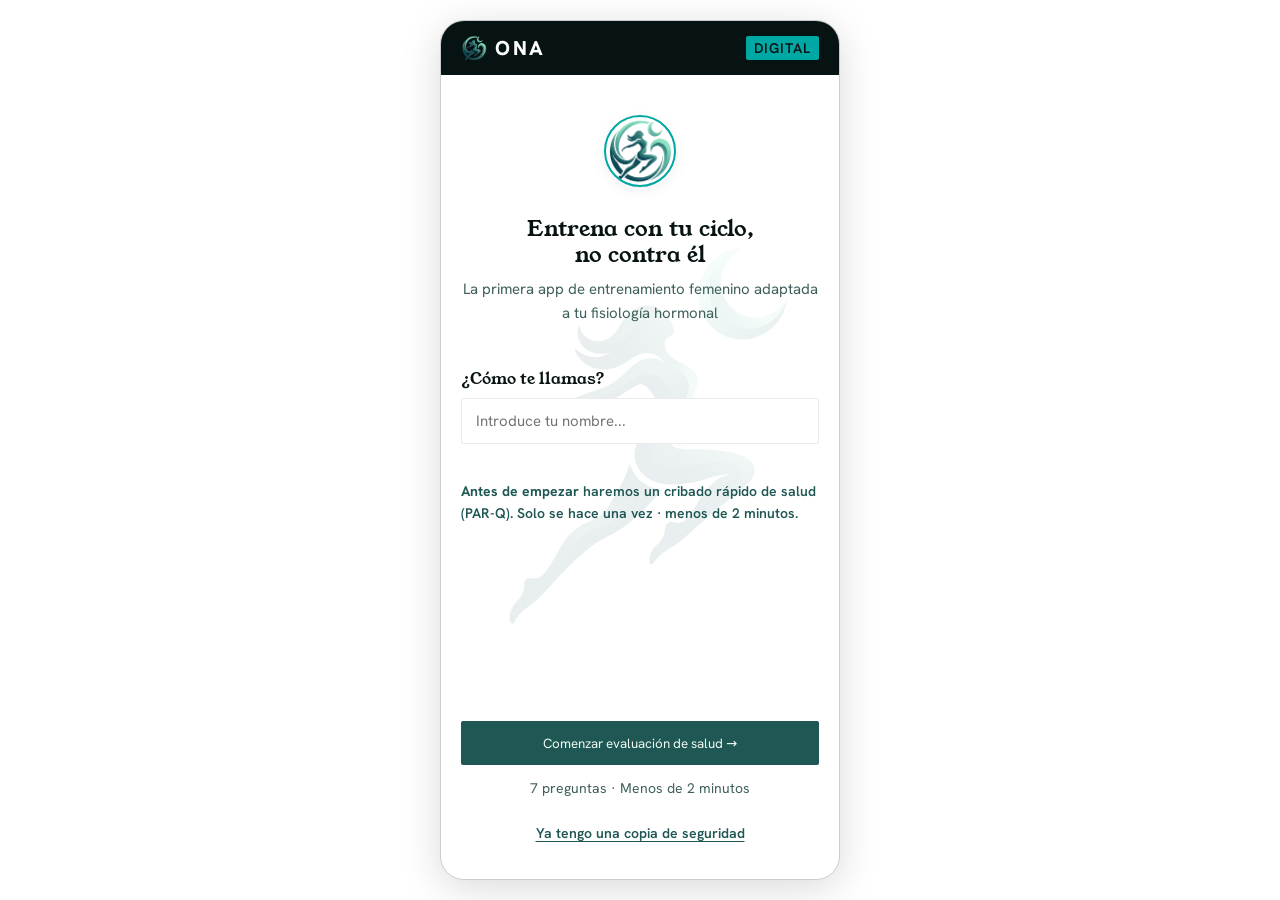
<file: docs/app/index.html>
<!DOCTYPE html>
<html lang="es">
<head>
  <meta charset="utf-8">
  <title>Cargando ONA Digital...</title>
  <meta http-equiv="refresh" content="0; url=../app.html">
  <script>window.location.replace('../app.html');</script>
</head>
<body style="font-family:sans-serif; text-align:center; padding-top:40px; color:#1E5753;">
  <p>Redirigiendo a ONA Digital... <a href="../app.html" style="color:#00a8a3; font-weight:bold;">Pulsa aquí si no carga automáticamente</a>.</p>
</body>
</html>
</file>
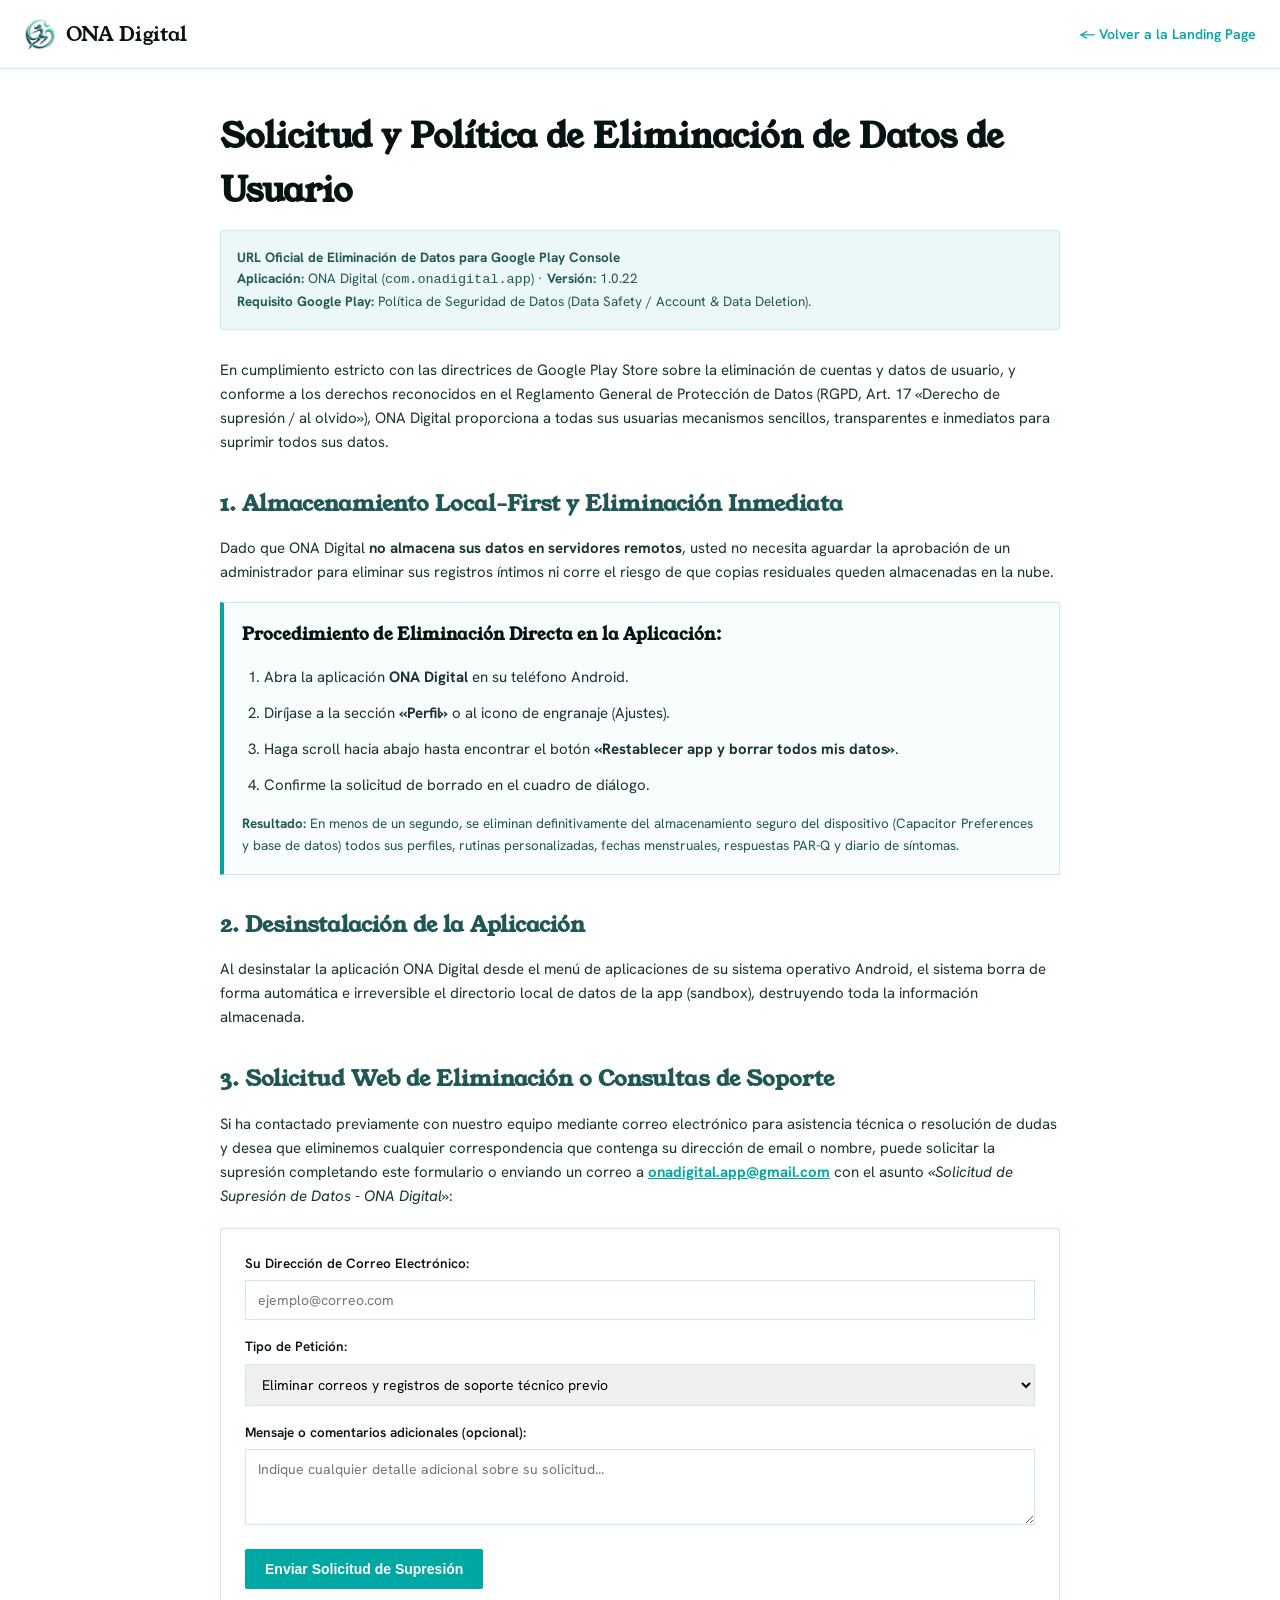
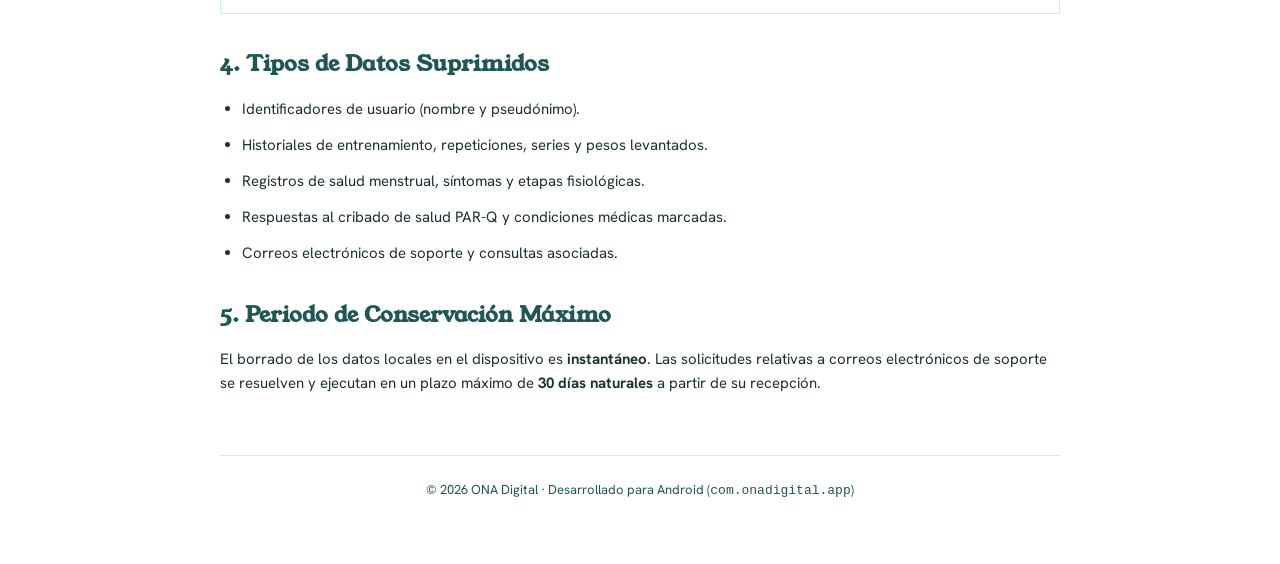
<file: docs/eliminar-datos.html>
<!DOCTYPE html>
<html lang="es">
<head>
  <meta charset="UTF-8">
  <meta name="viewport" content="width=device-width, initial-scale=1.0">
  <title>Eliminación de Cuenta y Datos — ONA Digital</title>
  <link rel="icon" type="image/png" href="logo.png">
  <link rel="preconnect" href="https://fonts.googleapis.com">
  <link rel="preconnect" href="https://fonts.gstatic.com" crossorigin>
  <link href="https://fonts.googleapis.com/css2?family=Hanken+Grotesk:ital,wght@0,300..900;1,300..900&family=Young+Serif&display=swap" rel="stylesheet">
  <style>
    :root {
      --teal-50: #ECF8F8; --teal-100: #CAECEA; --teal-800: #1E5753; --teal-950: #071312;
      --t: #00a8a3; --linea: #CAECEA; --display: 'Young Serif', Georgia, serif;
      --sans: 'Hanken Grotesk', system-ui, sans-serif;
    }
    body { font-family: var(--sans); background: #ffffff; color: var(--teal-950); line-height: 1.6; margin: 0; padding: 0; }
    .header { border-bottom: 1px solid var(--linea); padding: 18px 24px; display: flex; align-items: center; justify-content: space-between; }
    .brand { font-family: var(--display); font-size: 20px; color: var(--teal-950); text-decoration: none; display: flex; align-items: center; gap: 10px; }
    .brand img { width: 32px; height: 32px; }
    .container { max-width: 840px; margin: 40px auto; padding: 0 24px; }
    h1 { font-family: var(--display); font-size: 34px; margin-bottom: 12px; color: var(--teal-950); }
    h2 { font-family: var(--display); font-size: 22px; margin-top: 32px; margin-bottom: 12px; color: var(--teal-800); }
    p, li { font-size: 15px; color: #1a3331; margin-bottom: 12px; }
    ul, ol { padding-left: 22px; margin-bottom: 16px; }
    .meta-box { background: var(--teal-50); border: 1px solid var(--teal-100); padding: 16px; border-radius: 2px; margin-bottom: 28px; font-size: 13.5px; color: var(--teal-800); }
    .step-box { background: #fafdfd; border: 1px solid var(--teal-100); border-left: 4px solid var(--t); padding: 18px; margin: 18px 0; }
    .form-box { background: #ffffff; border: 1px solid var(--linea); padding: 24px; margin-top: 20px; border-radius: 2px; }
    .form-group { margin-bottom: 16px; }
    .form-group label { display: block; font-size: 13.5px; font-weight: 600; margin-bottom: 6px; }
    .form-control { width: 100%; box-sizing: border-box; padding: 10px 12px; border: 1px solid var(--linea); font-size: 14px; font-family: inherit; }
    .btn { background: var(--t); color: #fff; padding: 12px 20px; border: none; font-size: 14px; font-weight: 600; cursor: pointer; border-radius: 2px; }
    .btn:hover { background: #009490; }
    .back-link { font-size: 14px; font-weight: 600; color: var(--t); text-decoration: none; }
    .footer { border-top: 1px solid var(--linea); margin-top: 60px; padding: 24px 0; font-size: 13px; color: var(--teal-800); text-align: center; }
  </style>
</head>
<body>
  <div class="header">
    <a href="index.html" class="brand">
      <img src="logo.png" alt="ONA" onerror="this.style.display='none'">
      <span>ONA Digital</span>
    </a>
    <a href="index.html" class="back-link">← Volver a la Landing Page</a>
  </div>

  <div class="container">
    <h1>Solicitud y Política de Eliminación de Datos de Usuario</h1>
    
    <div class="meta-box">
      <strong>URL Oficial de Eliminación de Datos para Google Play Console</strong><br>
      <strong>Aplicación:</strong> ONA Digital (<code>com.onadigital.app</code>) · <strong>Versión:</strong> 1.0.22<br>
      <strong>Requisito Google Play:</strong> Política de Seguridad de Datos (Data Safety / Account & Data Deletion).
    </div>

    <p>
      En cumplimiento estricto con las directrices de Google Play Store sobre la eliminación de cuentas y datos de usuario, y conforme a los derechos reconocidos en el Reglamento General de Protección de Datos (RGPD, Art. 17 «Derecho de supresión / al olvido»), ONA Digital proporciona a todas sus usuarias mecanismos sencillos, transparentes e inmediatos para suprimir todos sus datos.
    </p>

    <h2>1. Almacenamiento Local-First y Eliminación Inmediata</h2>
    <p>
      Dado que ONA Digital <strong>no almacena sus datos en servidores remotos</strong>, usted no necesita aguardar la aprobación de un administrador para eliminar sus registros íntimos ni corre el riesgo de que copias residuales queden almacenadas en la nube.
    </p>

    <div class="step-box">
      <h3 style="margin-top:0; font-size:17px; font-family:var(--display);">Procedimiento de Eliminación Directa en la Aplicación:</h3>
      <ol>
        <li>Abra la aplicación <strong>ONA Digital</strong> en su teléfono Android.</li>
        <li>Diríjase a la sección <strong>«Perfil»</strong> o al icono de engranaje (Ajustes).</li>
        <li>Haga scroll hacia abajo hasta encontrar el botón <strong>«Restablecer app y borrar todos mis datos»</strong>.</li>
        <li>Confirme la solicitud de borrado en el cuadro de diálogo.</li>
      </ol>
      <p style="margin-bottom:0; font-size:13.5px; color:var(--teal-800);">
        <strong>Resultado:</strong> En menos de un segundo, se eliminan definitivamente del almacenamiento seguro del dispositivo (Capacitor Preferences y base de datos) todos sus perfiles, rutinas personalizadas, fechas menstruales, respuestas PAR-Q y diario de síntomas.
      </p>
    </div>

    <h2>2. Desinstalación de la Aplicación</h2>
    <p>
      Al desinstalar la aplicación ONA Digital desde el menú de aplicaciones de su sistema operativo Android, el sistema borra de forma automática e irreversible el directorio local de datos de la app (sandbox), destruyendo toda la información almacenada.
    </p>

    <h2>3. Solicitud Web de Eliminación o Consultas de Soporte</h2>
    <p>
      Si ha contactado previamente con nuestro equipo mediante correo electrónico para asistencia técnica o resolución de dudas y desea que eliminemos cualquier correspondencia que contenga su dirección de email o nombre, puede solicitar la supresión completando este formulario o enviando un correo a <a href="mailto:onadigital.app@gmail.com" style="color:var(--t); font-weight:bold;">onadigital.app@gmail.com</a> con el asunto <em>«Solicitud de Supresión de Datos - ONA Digital»</em>:
    </p>

    <div class="form-box">
      <form id="deletion-form" onsubmit="submitForm(event)">
        <div class="form-group">
          <label for="email">Su Dirección de Correo Electrónico:</label>
          <input type="email" id="email" class="form-control" placeholder="ejemplo@correo.com" required>
        </div>
        <div class="form-group">
          <label for="type">Tipo de Petición:</label>
          <select id="type" class="form-control">
            <option value="support-data">Eliminar correos y registros de soporte técnico previo</option>
            <option value="guide">Solicitar guía paso a paso para borrado local en mi modelo de teléfono</option>
            <option value="other">Otra consulta sobre privacidad</option>
          </select>
        </div>
        <div class="form-group">
          <label for="comments">Mensaje o comentarios adicionales (opcional):</label>
          <textarea id="comments" class="form-control" rows="3" placeholder="Indique cualquier detalle adicional sobre su solicitud..."></textarea>
        </div>
        <button type="submit" class="btn">Enviar Solicitud de Supresión</button>
      </form>
      <div id="confirmation-msg" style="display:none; margin-top:16px; padding:12px; background:var(--teal-50); border:1px solid var(--teal-100); color:var(--teal-800); font-size:13.5px;">
        ✓ Su solicitud ha sido registrada correctamente. Le enviaremos confirmación en un plazo máximo de 48 horas hábiles conforme a la normativa aplicable.
      </div>
    </div>

    <h2>4. Tipos de Datos Suprimidos</h2>
    <ul>
      <li>Identificadores de usuario (nombre y pseudónimo).</li>
      <li>Historiales de entrenamiento, repeticiones, series y pesos levantados.</li>
      <li>Registros de salud menstrual, síntomas y etapas fisiológicas.</li>
      <li>Respuestas al cribado de salud PAR-Q y condiciones médicas marcadas.</li>
      <li>Correos electrónicos de soporte y consultas asociadas.</li>
    </ul>

    <h2>5. Periodo de Conservación Máximo</h2>
    <p>
      El borrado de los datos locales en el dispositivo es <strong>instantáneo</strong>. Las solicitudes relativas a correos electrónicos de soporte se resuelven y ejecutan en un plazo máximo de <strong>30 días naturales</strong> a partir de su recepción.
    </p>

    <div class="footer">
      &copy; 2026 ONA Digital · Desarrollado para Android (<code>com.onadigital.app</code>)
    </div>
  </div>

  <script>
    function submitForm(e) {
      e.preventDefault();
      document.getElementById('confirmation-msg').style.display = 'block';
      document.getElementById('deletion-form').reset();
    }
  </script>
</body>
</html>
</file>
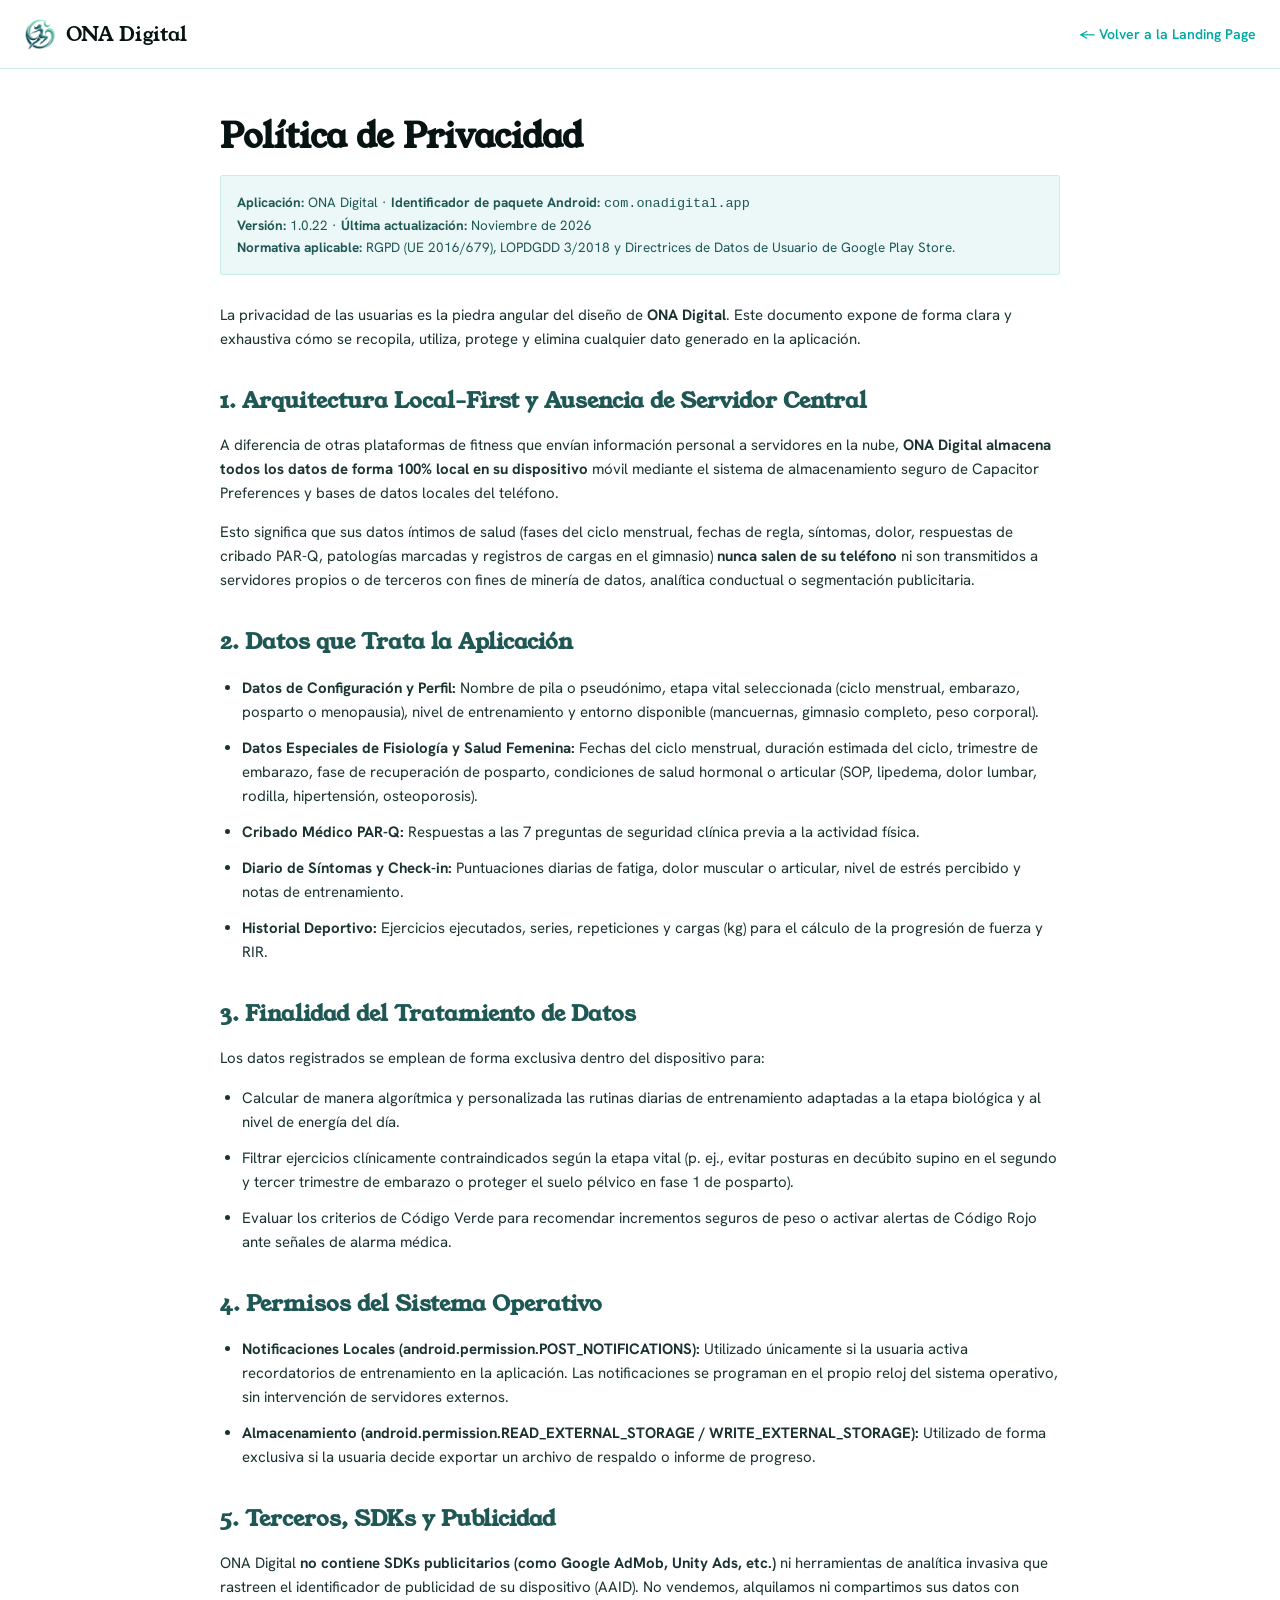
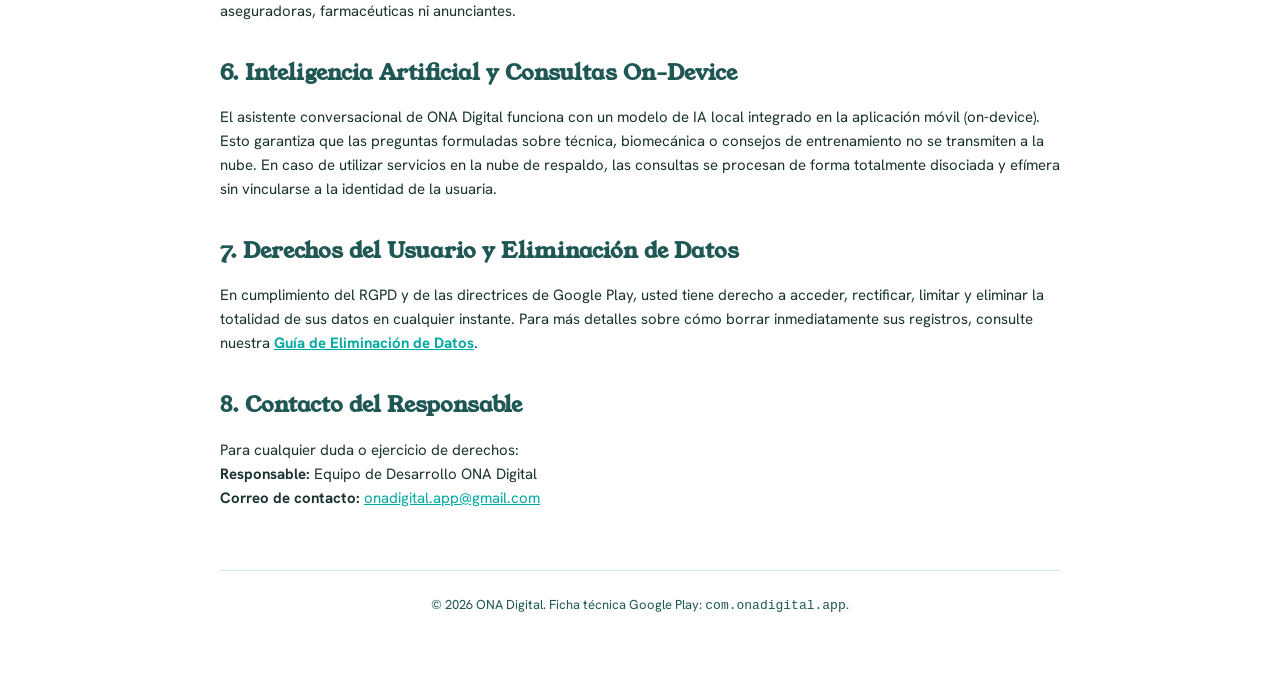
<file: docs/privacidad.html>
<!DOCTYPE html>
<html lang="es">
<head>
  <meta charset="UTF-8">
  <meta name="viewport" content="width=device-width, initial-scale=1.0">
  <title>Política de Privacidad — ONA Digital</title>
  <link rel="icon" type="image/png" href="logo.png">
  <link rel="preconnect" href="https://fonts.googleapis.com">
  <link rel="preconnect" href="https://fonts.gstatic.com" crossorigin>
  <link href="https://fonts.googleapis.com/css2?family=Hanken+Grotesk:ital,wght@0,300..900;1,300..900&family=Young+Serif&display=swap" rel="stylesheet">
  <style>
    :root {
      --teal-50: #ECF8F8; --teal-100: #CAECEA; --teal-800: #1E5753; --teal-950: #071312;
      --t: #00a8a3; --linea: #CAECEA; --display: 'Young Serif', Georgia, serif;
      --sans: 'Hanken Grotesk', system-ui, sans-serif;
    }
    body { font-family: var(--sans); background: #ffffff; color: var(--teal-950); line-height: 1.6; margin: 0; padding: 0; }
    .header { border-bottom: 1px solid var(--linea); padding: 18px 24px; display: flex; align-items: center; justify-content: space-between; }
    .brand { font-family: var(--display); font-size: 20px; color: var(--teal-950); text-decoration: none; display: flex; align-items: center; gap: 10px; }
    .brand img { width: 32px; height: 32px; }
    .container { max-width: 840px; margin: 40px auto; padding: 0 24px; }
    h1 { font-family: var(--display); font-size: 34px; margin-bottom: 12px; color: var(--teal-950); }
    h2 { font-family: var(--display); font-size: 22px; margin-top: 32px; margin-bottom: 12px; color: var(--teal-800); }
    p, li { font-size: 15px; color: #1a3331; margin-bottom: 12px; }
    ul, ol { padding-left: 22px; margin-bottom: 16px; }
    .meta-box { background: var(--teal-50); border: 1px solid var(--teal-100); padding: 16px; border-radius: 2px; margin-bottom: 28px; font-size: 13.5px; color: var(--teal-800); }
    .back-link { font-size: 14px; font-weight: 600; color: var(--t); text-decoration: none; }
    .footer { border-top: 1px solid var(--linea); margin-top: 60px; padding: 24px 0; font-size: 13px; color: var(--teal-800); text-align: center; }
  </style>
</head>
<body>
  <div class="header">
    <a href="index.html" class="brand">
      <img src="logo.png" alt="ONA" onerror="this.style.display='none'">
      <span>ONA Digital</span>
    </a>
    <a href="index.html" class="back-link">← Volver a la Landing Page</a>
  </div>

  <div class="container">
    <h1>Política de Privacidad</h1>
    <div class="meta-box">
      <strong>Aplicación:</strong> ONA Digital · <strong>Identificador de paquete Android:</strong> <code>com.onadigital.app</code><br>
      <strong>Versión:</strong> 1.0.22 · <strong>Última actualización:</strong> Noviembre de 2026<br>
      <strong>Normativa aplicable:</strong> RGPD (UE 2016/679), LOPDGDD 3/2018 y Directrices de Datos de Usuario de Google Play Store.
    </div>

    <p>
      La privacidad de las usuarias es la piedra angular del diseño de <strong>ONA Digital</strong>. Este documento expone de forma clara y exhaustiva cómo se recopila, utiliza, protege y elimina cualquier dato generado en la aplicación.
    </p>

    <h2>1. Arquitectura Local-First y Ausencia de Servidor Central</h2>
    <p>
      A diferencia de otras plataformas de fitness que envían información personal a servidores en la nube, <strong>ONA Digital almacena todos los datos de forma 100% local en su dispositivo</strong> móvil mediante el sistema de almacenamiento seguro de Capacitor Preferences y bases de datos locales del teléfono.
    </p>
    <p>
      Esto significa que sus datos íntimos de salud (fases del ciclo menstrual, fechas de regla, síntomas, dolor, respuestas de cribado PAR-Q, patologías marcadas y registros de cargas en el gimnasio) <strong>nunca salen de su teléfono</strong> ni son transmitidos a servidores propios o de terceros con fines de minería de datos, analítica conductual o segmentación publicitaria.
    </p>

    <h2>2. Datos que Trata la Aplicación</h2>
    <ul>
      <li><strong>Datos de Configuración y Perfil:</strong> Nombre de pila o pseudónimo, etapa vital seleccionada (ciclo menstrual, embarazo, posparto o menopausia), nivel de entrenamiento y entorno disponible (mancuernas, gimnasio completo, peso corporal).</li>
      <li><strong>Datos Especiales de Fisiología y Salud Femenina:</strong> Fechas del ciclo menstrual, duración estimada del ciclo, trimestre de embarazo, fase de recuperación de posparto, condiciones de salud hormonal o articular (SOP, lipedema, dolor lumbar, rodilla, hipertensión, osteoporosis).</li>
      <li><strong>Cribado Médico PAR-Q:</strong> Respuestas a las 7 preguntas de seguridad clínica previa a la actividad física.</li>
      <li><strong>Diario de Síntomas y Check-in:</strong> Puntuaciones diarias de fatiga, dolor muscular o articular, nivel de estrés percibido y notas de entrenamiento.</li>
      <li><strong>Historial Deportivo:</strong> Ejercicios ejecutados, series, repeticiones y cargas (kg) para el cálculo de la progresión de fuerza y RIR.</li>
    </ul>

    <h2>3. Finalidad del Tratamiento de Datos</h2>
    <p>Los datos registrados se emplean de forma exclusiva dentro del dispositivo para:</p>
    <ul>
      <li>Calcular de manera algorítmica y personalizada las rutinas diarias de entrenamiento adaptadas a la etapa biológica y al nivel de energía del día.</li>
      <li>Filtrar ejercicios clínicamente contraindicados según la etapa vital (p. ej., evitar posturas en decúbito supino en el segundo y tercer trimestre de embarazo o proteger el suelo pélvico en fase 1 de posparto).</li>
      <li>Evaluar los criterios de Código Verde para recomendar incrementos seguros de peso o activar alertas de Código Rojo ante señales de alarma médica.</li>
    </ul>

    <h2>4. Permisos del Sistema Operativo</h2>
    <ul>
      <li><strong>Notificaciones Locales (android.permission.POST_NOTIFICATIONS):</strong> Utilizado únicamente si la usuaria activa recordatorios de entrenamiento en la aplicación. Las notificaciones se programan en el propio reloj del sistema operativo, sin intervención de servidores externos.</li>
      <li><strong>Almacenamiento (android.permission.READ_EXTERNAL_STORAGE / WRITE_EXTERNAL_STORAGE):</strong> Utilizado de forma exclusiva si la usuaria decide exportar un archivo de respaldo o informe de progreso.</li>
    </ul>

    <h2>5. Terceros, SDKs y Publicidad</h2>
    <p>
      ONA Digital <strong>no contiene SDKs publicitarios (como Google AdMob, Unity Ads, etc.)</strong> ni herramientas de analítica invasiva que rastreen el identificador de publicidad de su dispositivo (AAID). No vendemos, alquilamos ni compartimos sus datos con aseguradoras, farmacéuticas ni anunciantes.
    </p>

    <h2>6. Inteligencia Artificial y Consultas On-Device</h2>
    <p>
      El asistente conversacional de ONA Digital funciona con un modelo de IA local integrado en la aplicación móvil (on-device). Esto garantiza que las preguntas formuladas sobre técnica, biomecánica o consejos de entrenamiento no se transmiten a la nube. En caso de utilizar servicios en la nube de respaldo, las consultas se procesan de forma totalmente disociada y efímera sin vincularse a la identidad de la usuaria.
    </p>

    <h2>7. Derechos del Usuario y Eliminación de Datos</h2>
    <p>
      En cumplimiento del RGPD y de las directrices de Google Play, usted tiene derecho a acceder, rectificar, limitar y eliminar la totalidad de sus datos en cualquier instante. Para más detalles sobre cómo borrar inmediatamente sus registros, consulte nuestra <a href="eliminar-datos.html" style="color:var(--t); font-weight:bold;">Guía de Eliminación de Datos</a>.
    </p>

    <h2>8. Contacto del Responsable</h2>
    <p>
      Para cualquier duda o ejercicio de derechos:<br>
      <strong>Responsable:</strong> Equipo de Desarrollo ONA Digital<br>
      <strong>Correo de contacto:</strong> <a href="mailto:onadigital.app@gmail.com" style="color:var(--t);">onadigital.app@gmail.com</a>
    </p>

    <div class="footer">
      &copy; 2026 ONA Digital. Ficha técnica Google Play: <code>com.onadigital.app</code>.
    </div>
  </div>
</body>
</html>
</file>
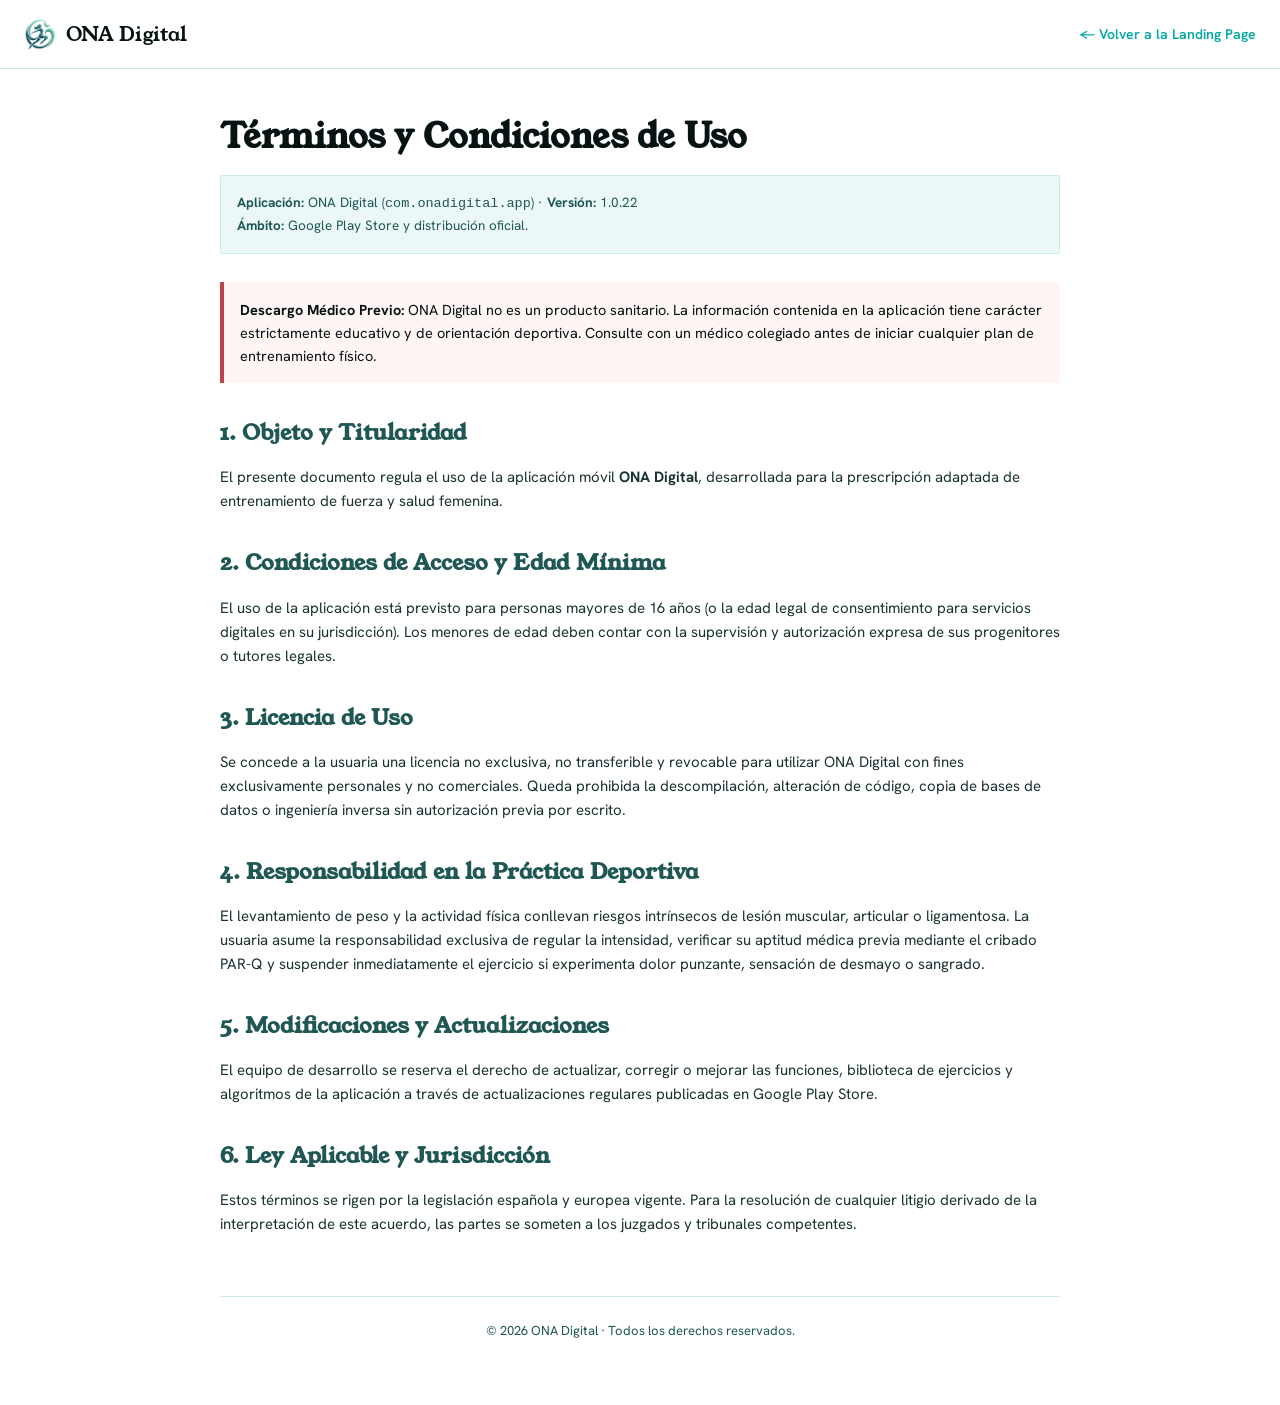
<file: docs/terminos.html>
<!DOCTYPE html>
<html lang="es">
<head>
  <meta charset="UTF-8">
  <meta name="viewport" content="width=device-width, initial-scale=1.0">
  <title>Términos y Condiciones de Uso — ONA Digital</title>
  <link rel="icon" type="image/png" href="logo.png">
  <link rel="preconnect" href="https://fonts.googleapis.com">
  <link rel="preconnect" href="https://fonts.gstatic.com" crossorigin>
  <link href="https://fonts.googleapis.com/css2?family=Hanken+Grotesk:ital,wght@0,300..900;1,300..900&family=Young+Serif&display=swap" rel="stylesheet">
  <style>
    :root {
      --teal-50: #ECF8F8; --teal-100: #CAECEA; --teal-800: #1E5753; --teal-950: #071312;
      --t: #00a8a3; --rose-500: #BD424A; --linea: #CAECEA; --display: 'Young Serif', Georgia, serif;
      --sans: 'Hanken Grotesk', system-ui, sans-serif;
    }
    body { font-family: var(--sans); background: #ffffff; color: var(--teal-950); line-height: 1.6; margin: 0; padding: 0; }
    .header { border-bottom: 1px solid var(--linea); padding: 18px 24px; display: flex; align-items: center; justify-content: space-between; }
    .brand { font-family: var(--display); font-size: 20px; color: var(--teal-950); text-decoration: none; display: flex; align-items: center; gap: 10px; }
    .brand img { width: 32px; height: 32px; }
    .container { max-width: 840px; margin: 40px auto; padding: 0 24px; }
    h1 { font-family: var(--display); font-size: 34px; margin-bottom: 12px; color: var(--teal-950); }
    h2 { font-family: var(--display); font-size: 22px; margin-top: 32px; margin-bottom: 12px; color: var(--teal-800); }
    p, li { font-size: 15px; color: #1a3331; margin-bottom: 12px; }
    ul, ol { padding-left: 22px; margin-bottom: 16px; }
    .alert-box { background: #fff5f5; border-left: 4px solid var(--rose-500); padding: 16px; margin: 20px 0; font-size: 14.5px; }
    .meta-box { background: var(--teal-50); border: 1px solid var(--teal-100); padding: 16px; border-radius: 2px; margin-bottom: 28px; font-size: 13.5px; color: var(--teal-800); }
    .back-link { font-size: 14px; font-weight: 600; color: var(--t); text-decoration: none; }
    .footer { border-top: 1px solid var(--linea); margin-top: 60px; padding: 24px 0; font-size: 13px; color: var(--teal-800); text-align: center; }
  </style>
</head>
<body>
  <div class="header">
    <a href="index.html" class="brand">
      <img src="logo.png" alt="ONA" onerror="this.style.display='none'">
      <span>ONA Digital</span>
    </a>
    <a href="index.html" class="back-link">← Volver a la Landing Page</a>
  </div>

  <div class="container">
    <h1>Términos y Condiciones de Uso</h1>
    <div class="meta-box">
      <strong>Aplicación:</strong> ONA Digital (<code>com.onadigital.app</code>) · <strong>Versión:</strong> 1.0.22<br>
      <strong>Ámbito:</strong> Google Play Store y distribución oficial.
    </div>

    <div class="alert-box">
      <strong>Descargo Médico Previo:</strong> ONA Digital no es un producto sanitario. La información contenida en la aplicación tiene carácter estrictamente educativo y de orientación deportiva. Consulte con un médico colegiado antes de iniciar cualquier plan de entrenamiento físico.
    </div>

    <h2>1. Objeto y Titularidad</h2>
    <p>
      El presente documento regula el uso de la aplicación móvil <strong>ONA Digital</strong>, desarrollada para la prescripción adaptada de entrenamiento de fuerza y salud femenina.
    </p>

    <h2>2. Condiciones de Acceso y Edad Mínima</h2>
    <p>
      El uso de la aplicación está previsto para personas mayores de 16 años (o la edad legal de consentimiento para servicios digitales en su jurisdicción). Los menores de edad deben contar con la supervisión y autorización expresa de sus progenitores o tutores legales.
    </p>

    <h2>3. Licencia de Uso</h2>
    <p>
      Se concede a la usuaria una licencia no exclusiva, no transferible y revocable para utilizar ONA Digital con fines exclusivamente personales y no comerciales. Queda prohibida la descompilación, alteración de código, copia de bases de datos o ingeniería inversa sin autorización previa por escrito.
    </p>

    <h2>4. Responsabilidad en la Práctica Deportiva</h2>
    <p>
      El levantamiento de peso y la actividad física conllevan riesgos intrínsecos de lesión muscular, articular o ligamentosa. La usuaria asume la responsabilidad exclusiva de regular la intensidad, verificar su aptitud médica previa mediante el cribado PAR-Q y suspender inmediatamente el ejercicio si experimenta dolor punzante, sensación de desmayo o sangrado.
    </p>

    <h2>5. Modificaciones y Actualizaciones</h2>
    <p>
      El equipo de desarrollo se reserva el derecho de actualizar, corregir o mejorar las funciones, biblioteca de ejercicios y algoritmos de la aplicación a través de actualizaciones regulares publicadas en Google Play Store.
    </p>

    <h2>6. Ley Aplicable y Jurisdicción</h2>
    <p>
      Estos términos se rigen por la legislación española y europea vigente. Para la resolución de cualquier litigio derivado de la interpretación de este acuerdo, las partes se someten a los juzgados y tribunales competentes.
    </p>

    <div class="footer">
      &copy; 2026 ONA Digital · Todos los derechos reservados.
    </div>
  </div>
</body>
</html>
</file>
